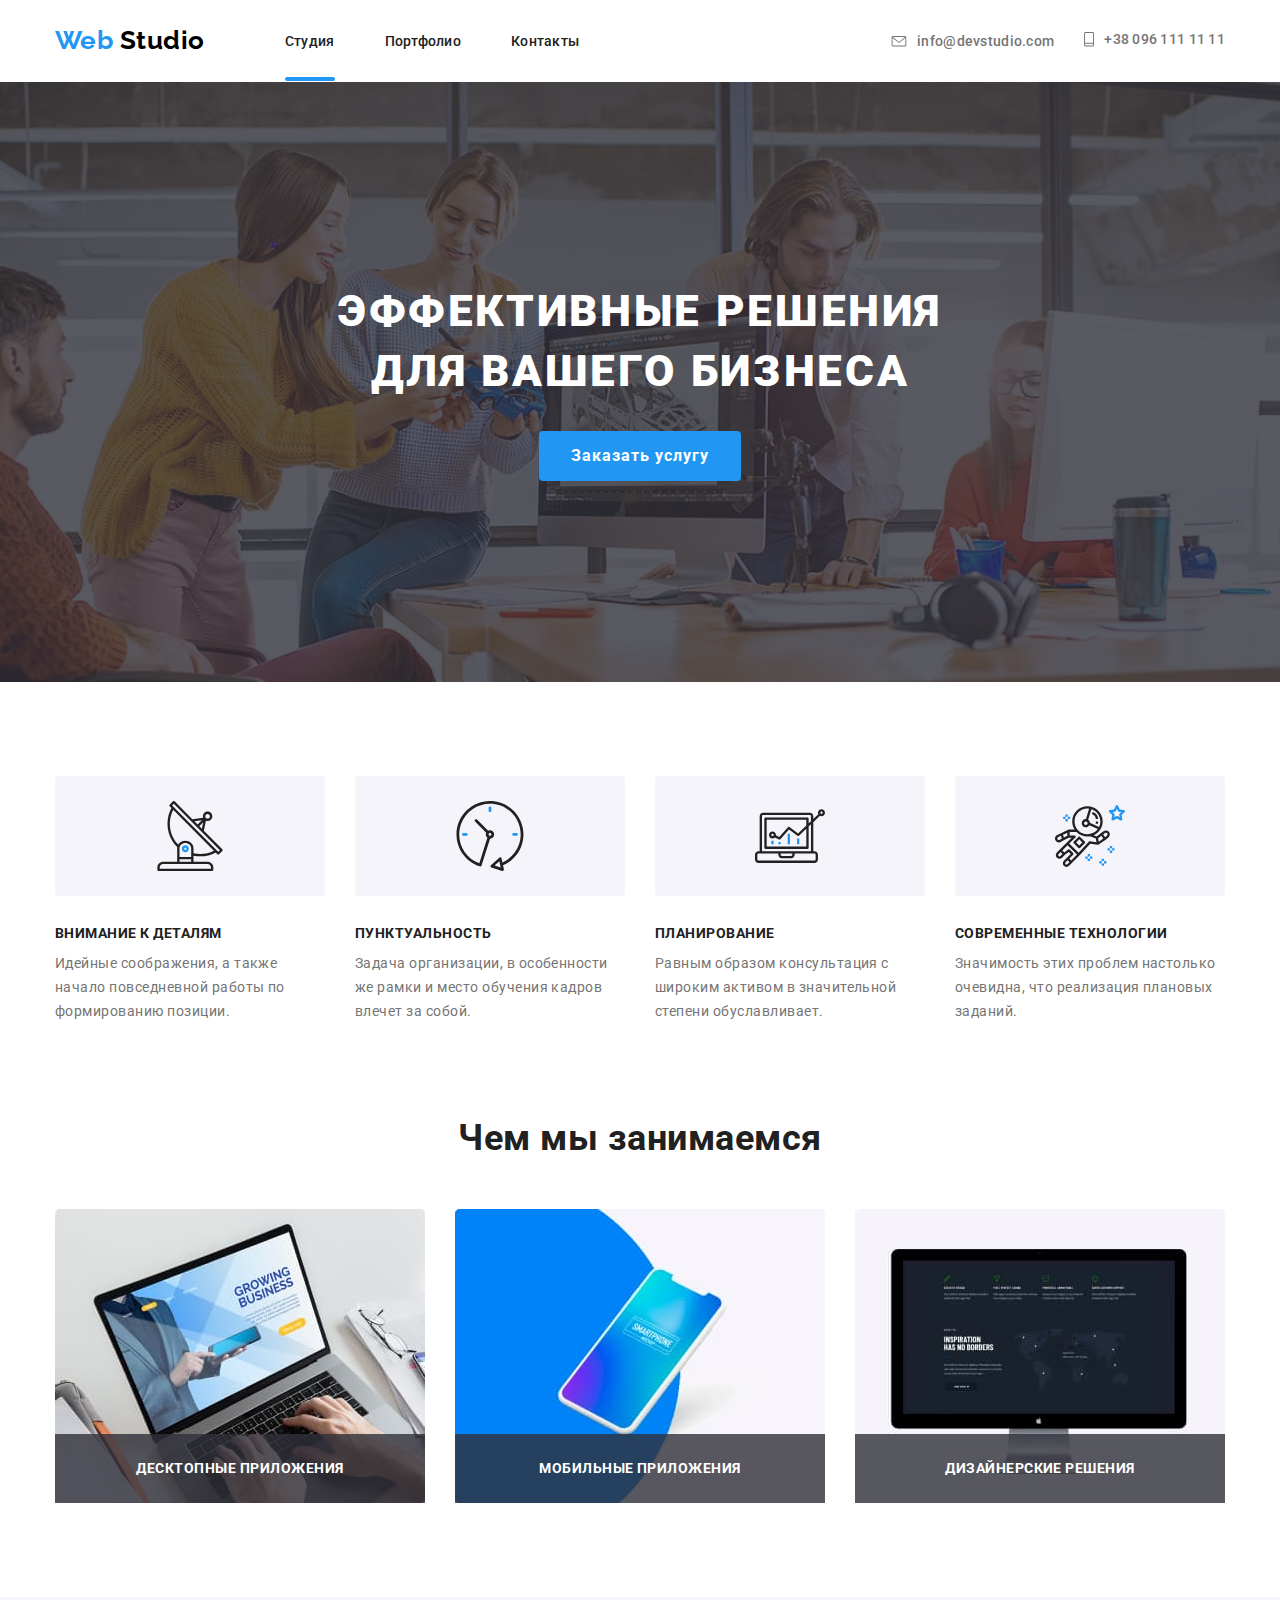
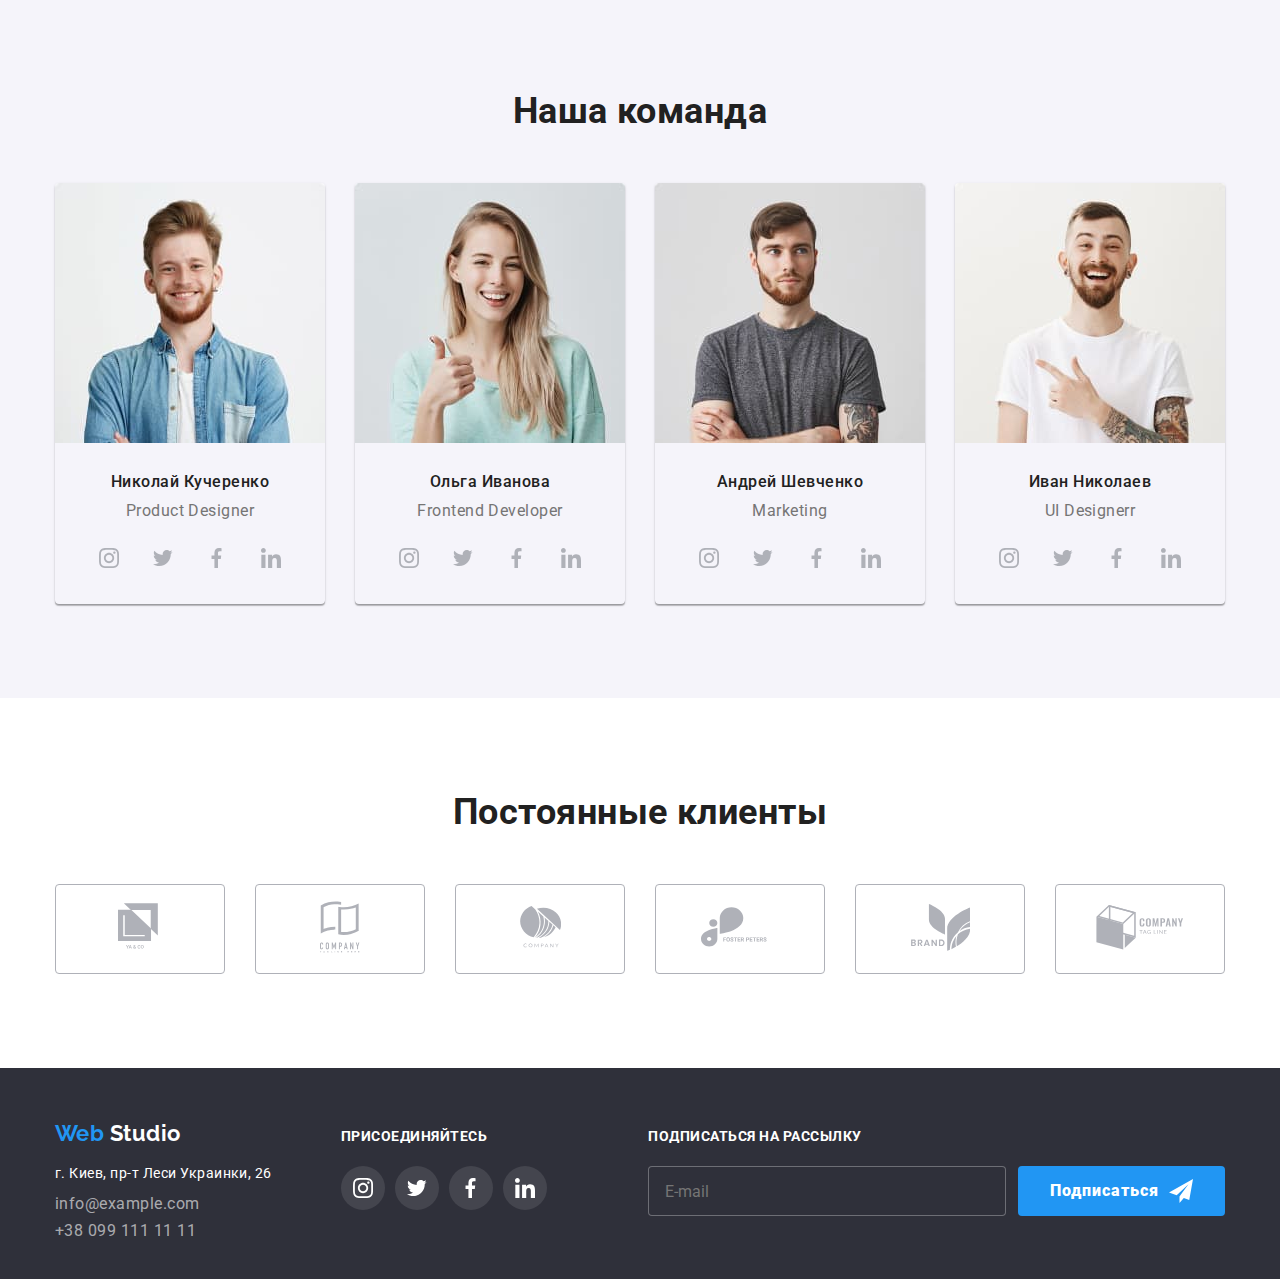
<file: index.html>
<!DOCTYPE html>
<html lang="ru">

<head>
  <meta charset="UTF-8" />
  <meta name="viewport" content="width=device-width, initial-scale=1.0" />
  <title>Студия</title>
  <link href="https://fonts.googleapis.com/css2?family=Raleway:wght@700&family=Roboto:wght@400;500;700;900&display=swap"
    rel="stylesheet" />
  <link rel="stylesheet"
    href="https://cdnjs.cloudflare.com/ajax/libs/modern-normalize/0.6.0/modern-normalize.min.css" />
  <link rel="stylesheet" href="./css/main.min.css" />
</head>

<body>
  <!-- Header -->
  <header>
    <div class="container header">
      <nav class="header-nav">
        <a href="./index.html" class="logo">Web <span>Studio</span></a>

        <ul class="nav navigation">
          <li class="item">
            <a href="./index.html" class="link current">Студия</a>
          </li>
          <li class="item">
            <a href="./portfolio.html" class="link">Портфолио</a>
          </li>
          <li class="item"><a href="" class="link">Контакты</a></li>
        </ul>
      </nav>

      <ul class="nav header-contacts">
        <li class="item">
          <a href="mailto:info@devstudio.com " class="link contacts">
            <svg class="icon cover">
              <use href="./img/sprite.svg#cover_icon"></use>
            </svg>info@devstudio.com</a>
        </li>
        <li class="item">
          <a href="tel:+380961111111" class="link contacts">
            <svg class="icon phone">
              <use href="./img/sprite.svg#phone_icon"></use>
            </svg>
            +38 096 111 11 11</a>
        </li>
      </ul>
    </div>
  </header>
  <main>
    <!-- Hero -->
    <section class="hero">
      <h1 class="hero-title">
        эффективные решения<br />
        для вашего бизнеса
      </h1>
      <button class="button" data-modal-open>Заказать услугу</button>
    </section>

    <!--Advantages-->
    <section class="section container">
      <h2 class="section-title visually-hidden">Преимущества</h2>
      <ul class="advantages">
        <li class="item">
          <div class="background">
            <svg class="img">
              <use href="./img/sprite.svg#antenna"></use>
            </svg>
          </div>
          <h3 class="title">Внимание к деталям</h3>
          <p class="title-text">
            Идейные соображения, а также начало повседневной работы по
            формированию позиции.
          </p>
        </li>
        <li class="item">
          <div class="background">
            <svg class="img">
              <use href="./img/sprite.svg#clock"></use>
            </svg>
          </div>
          <h3 class="title">Пунктуальность</h3>
          <p class="title-text">
            Задача организации, в особенности же рамки и место обучения кадров
            влечет за собой.
          </p>
        </li>
        <li class="item">
          <div class="background">
            <svg class="img">
              <use href="./img/sprite.svg#computer"></use>
            </svg>
          </div>
          <h3 class="title">Планирование</h3>
          <p class="title-text">
            Равным образом консультация с широким активом в значительной
            степени обуславливает.
          </p>
        </li>
        <li class="item">
          <div class="background">
            <svg class="img">
              <use href="./img/sprite.svg#cosmonaut"></use>
            </svg>
          </div>
          <h3 class="title">Современные технологии</h3>
          <p class="title-text">
            Значимость этих проблем настолько очевидна, что реализация
            плановых заданий.
          </p>
        </li>
      </ul>
    </section>

    <!-- Activity -->
    <section class="section container">
      <h2 class="section-title">Чем мы занимаемся</h2>
      <ul class="activity">
        <li class="item">
          <a href=""><img src="./img/laptop.jpg" alt="Laptop" width="370" /></a>
          <h3 class="activity-title">Десктопные приложения</h3>
        </li>
        <li class="item">
          <a href=""><img src="./img/phone.jpg" alt="Phone" width="370" /></a>
          <h3 class="activity-title">Мобильные приложения</h3>
        </li>
        <li class="item">
          <a href=""><img src="./img/screen.jpg" alt="Screen" width="370" /></a>
          <h3 class="activity-title">Дизайнерские решения</h3>
        </li>
      </ul>
    </section>

    <!-- Team -->

    <section class="section team-container" lang="en">
      <div class="team">
        <h2 class="section-title team-title">Наша команда</h2>
        <ul class="people">
          <li class="item">
            <img class="face" src="./img/john.jpg" alt="John" width="270" />
            <div class="about-person">
              <h3 class="name">Николай Кучеренко</h3>
              <p class="profession">Product Designer</p>
              <ul class="social-network">
                <li class="item">
                  <a href="https://www.instagram.com/" target="_blank" class="team-link"><svg class="team-icon">
                      <use href="./img/sprite.svg#instagram"></use>
                    </svg></a>
                </li>
                <li class="item">
                  <a href="https://www.twitter.com/" target="_blank" class="team-link"><svg class="team-icon">
                      <use href="./img/sprite.svg#twitter"></use>
                    </svg></a>
                </li>
                <li class="item">
                  <a href="https://www.facebook.com/" target="_blank" class="team-link"><svg class="team-icon">
                      <use href="./img/sprite.svg#facebook"></use>
                    </svg></a>
                </li>
                <li class="item">
                  <a href="https://www.linkedin.com/" target="_blank" class="team-link"><svg class="team-icon">
                      <use href="./img/sprite.svg#linkedin"></use>
                    </svg></a>
                </li>
              </ul>
            </div>
          </li>
          <li class="item">
            <img class="face" src="./img/marta.jpg" alt="Marta" width="270" />
            <div class="about-person">
              <h3 class="name">Ольга Иванова</h3>
              <p class="profession">Frontend Developer</p>
              <ul class="social-network">
                <li class="item">
                  <a href="https://www.instagram.com/" target="_blank" class="team-link"><svg class="team-icon">
                      <use href="./img/sprite.svg#instagram"></use>
                    </svg></a>
                </li>
                <li class="item">
                  <a href="https://www.twitter.com/" target="_blank" class="team-link"><svg class="team-icon">
                      <use href="./img/sprite.svg#twitter"></use>
                    </svg></a>
                </li>
                <li class="item">
                  <a href="https://www.facebook.com/" target="_blank" class="team-link"><svg class="team-icon">
                      <use href="./img/sprite.svg#facebook"></use>
                    </svg></a>
                </li>
                <li class="item">
                  <a href="https://www.linkedin.com/" target="_blank" class="team-link"><svg class="team-icon">
                      <use href="./img/sprite.svg#linkedin"></use>
                    </svg></a>
                </li>
              </ul>
            </div>
          </li>
          <li class="item">
            <img class="face" src="./img/robert.jpg" alt="Robert" width="270" />
            <div class="about-person">
              <h3 class="name">Андрей Шевченко</h3>
              <p class="profession">Marketing</p>
              <ul class="social-network">
                <li class="item">
                  <a href="https://www.instagram.com/" target="_blank" class="team-link"><svg class="team-icon">
                      <use href="./img/sprite.svg#instagram"></use>
                    </svg></a>
                </li>
                <li class="item">
                  <a href="https://www.twitter.com/" target="_blank" class="team-link"><svg class="team-icon">
                      <use href="./img/sprite.svg#twitter"></use>
                    </svg></a>
                </li>
                <li class="item">
                  <a href="https://www.facebook.com/" target="_blank" class="team-link"><svg class="team-icon">
                      <use href="./img/sprite.svg#facebook"></use>
                    </svg></a>
                </li>
                <li class="item">
                  <a href="https://www.linkedin.com/" target="_blank" class="team-link"><svg class="team-icon">
                      <use href="./img/sprite.svg#linkedin"></use>
                    </svg></a>
                </li>
              </ul>
            </div>
          </li>
          <li class="item">
            <img class="face" src="./img/martin.jpg" alt="Martin" width="270" />
            <div class="about-person">
              <h3 class="name">Иван Николаев</h3>
              <p class="profession">UI Designerr</p>
              <ul class="social-network">
                <li class="item">
                  <a href="https://www.instagram.com/" target="_blank" class="team-link"><svg class="team-icon">
                      <use href="./img/sprite.svg#instagram"></use>
                    </svg></a>
                </li>
                <li class="item">
                  <a href="https://www.twitter.com/" target="_blank" class="team-link"><svg class="team-icon">
                      <use href="./img/sprite.svg#twitter"></use>
                    </svg></a>
                </li>
                <li class="item">
                  <a href="https://www.facebook.com/" target="_blank" class="team-link"><svg class="team-icon">
                      <use href="./img/sprite.svg#facebook"></use>
                    </svg></a>
                </li>
                <li class="item">
                  <a href="https://www.linkedin.com/" target="_blank" class="team-link"><svg class="team-icon">
                      <use href="./img/sprite.svg#linkedin"></use>
                    </svg></a>
                </li>
              </ul>
            </div>
          </li>
        </ul>
      </div>
    </section>

    <!-- Customers -->
    <section class="section container">
      <h2 class="section-title">Постоянные клиенты</h2>
      <ul class="customers">
        <li class="item">
          <a href="">
            <svg class="icon company1">
              <use href="./img/sprite.svg#company1"></use>
            </svg></a>
        </li>
        <li class="item">
          <a href=""><svg class="icon company2">
              <use href="./img/sprite.svg#company2"></use>
            </svg></a>
        </li>
        <li class="item">
          <a href="">
            <svg class="icon company3">
              <use href="./img/sprite.svg#company3"></use>
            </svg></a>
        </li>
        <li class="item">
          <a href="">
            <svg class="icon company4">
              <use href="./img/sprite.svg#company4"></use>
            </svg></a>
        </li>
        <li class="item">
          <a href="">
            <svg class="icon company5">
              <use href="./img/sprite.svg#company5"></use>
            </svg></a>
        </li>
        <li class="item">
          <a href="">
            <svg class="icon company6">
              <use href="./img/sprite.svg#company6"></use>
            </svg></a>
        </li>
      </ul>
    </section>
  </main>

  <!-- Footer -->
  <footer>
    <div class="footer container">
      <div class="footer-contacts">
        <a href="./index.html" class="logo logo-footer">Web <span>Studio</span></a>
        <address>
          <a href="https://www.google.com/maps/place/%D0%B1%D1%83%D0%BB.+%D0%9B%D0%B5%D1%81%D0%B8+%D0%A3%D0%BA%D1%80%D0%B0%D0%B8%D0%BD%D0%BA%D0%B8,+26,+%D0%9A%D0%B8%D0%B5%D0%B2,+02000/@50.4265807,30.5361971,17z/data=!3m1!4b1!4m5!3m4!1s0x40d4cf0e033ecbe9:0x57a4dffefec77da0!8m2!3d50.4265807!4d30.5383858"
            class="address" target="_blank">г. Киев, пр-т Леси Украинки, 26</a><br />
          <a href="mailto:info@example.com" class="link mail">info@example.com</a><br />
          <a href="tel:+380991111111" class="link tel">+38 099 111 11 11</a>
        </address>
      </div>
      <div class="follow-us">
        <h2 class="footer-title">присоединяйтесь</h2>
        <ul class="social-networks">
          <li class="item">
            <a href="https://www.instagram.com/" class="link" target="_blank" aria-label="Ссылка на Instagram">
              <svg class="footer-icon">
                <use href="./img/sprite.svg#instagram"></use>
              </svg></a>
          </li>
          <li class="item">
            <a href="https://www.twitter.com/" class="link" target="_blank" aria-label="Ссылка на Twitter">
              <svg class="footer-icon">
                <use href="./img/sprite.svg#twitter"></use>
              </svg></a>
          </li>
          <li class="item">
            <a href="https://www.facebook.com/" class="link" target="_blank" aria-label="Ссылка на Facebook">
              <svg class="footer-icon">
                <use href="./img/sprite.svg#facebook"></use>
              </svg></a>
          </li>
          <li class="item">
            <a href="https://www.linkedin.com/" class="link" target="_blank" aria-label="Ссылка на LinkedIn"><svg
                class="footer-icon">
                <use href="./img/sprite.svg#linkedin"></use>
              </svg></a>
          </li>
        </ul>
      </div>
      <div class="subscribe">
        <h2 class="footer-title">подписаться на рассылку</h2>
        <form class="footer-form">
          <label class="e-mail-label" for="e-mail"></label>
          <input class="email-input" type="email" name="e-mail" id="e-mail" placeholder="E-mail">
          <button class="button-footer">
            Подписаться
            <svg class="plane">
              <use href="./img/sprite.svg#plane"></use>
            </svg>
          </button>
        </form>
      </div>
    </div>
    <!-- <p class="copiright">2020 | Developed by GoIT Students</p> -->
  </footer>

  <!-- Modal -->
  <div class="backdrop is-hidden" data-modal>
    <div class="modal">
      <h2 class="modal-title">Оставьте свои данные, мы вам перезвоним</h2>
      <form action="" class="form">
        <div class="form-field">
          <input class="form-input" type="text" name="name" id="name" autofocus autocomplete="on" placeholder=" ">
          <label class="form-label" for="name">Имя</label>
          <svg class="icon-form">
            <use href="./img/sprite.svg#person-modal"></use>
          </svg>
        </div>

        <div class="form-field">
          <input class="form-input" type="tel" name="tel" id="tel" autocomplete="on" placeholder=" ">
          <label class="form-label" for="tel">Телефон</label>
          <svg class="icon-form">
            <use href="./img/sprite.svg#phone-modal"></use>
          </svg>
        </div>

        <div class="form-field">
          <input class="form-input" type="email" name="mail" id="mail" autocomplete="on" placeholder=" ">
          <label class="form-label" for="mail">Почта</label>
          <svg class="icon-form">
            <use href="./img/sprite.svg#email-modal"></use>
          </svg>
        </div>

        <div class="form-field">
          <textarea name="comment" id="comment" rows="10" class="form-texterea" placeholder=" "></textarea>
          <label class="comment-label" for="comment">Комментарий</label>
        </div>

        <label class="checkbox-label">
          <input class="checkbox" type="checkbox" name="agree" value="accept-policy">
          <span class="checkbox-icon"></span>
          <p class="agree">Соглашаюсь с рассылкой и принимаю <a href="">Условия договора</a></p>
        </label>

        <button class="button-modal" type="submit">Отправить</button>
      </form>
      <button type="button" class="close" data-modal-close>
        <svg class="icon-close">
          <use href="./img/sprite.svg#close"></use>
        </svg>
      </button>
    </div>
  </div>
  <script src="./js/modal.js"></script>
</body>

</html>
</file>
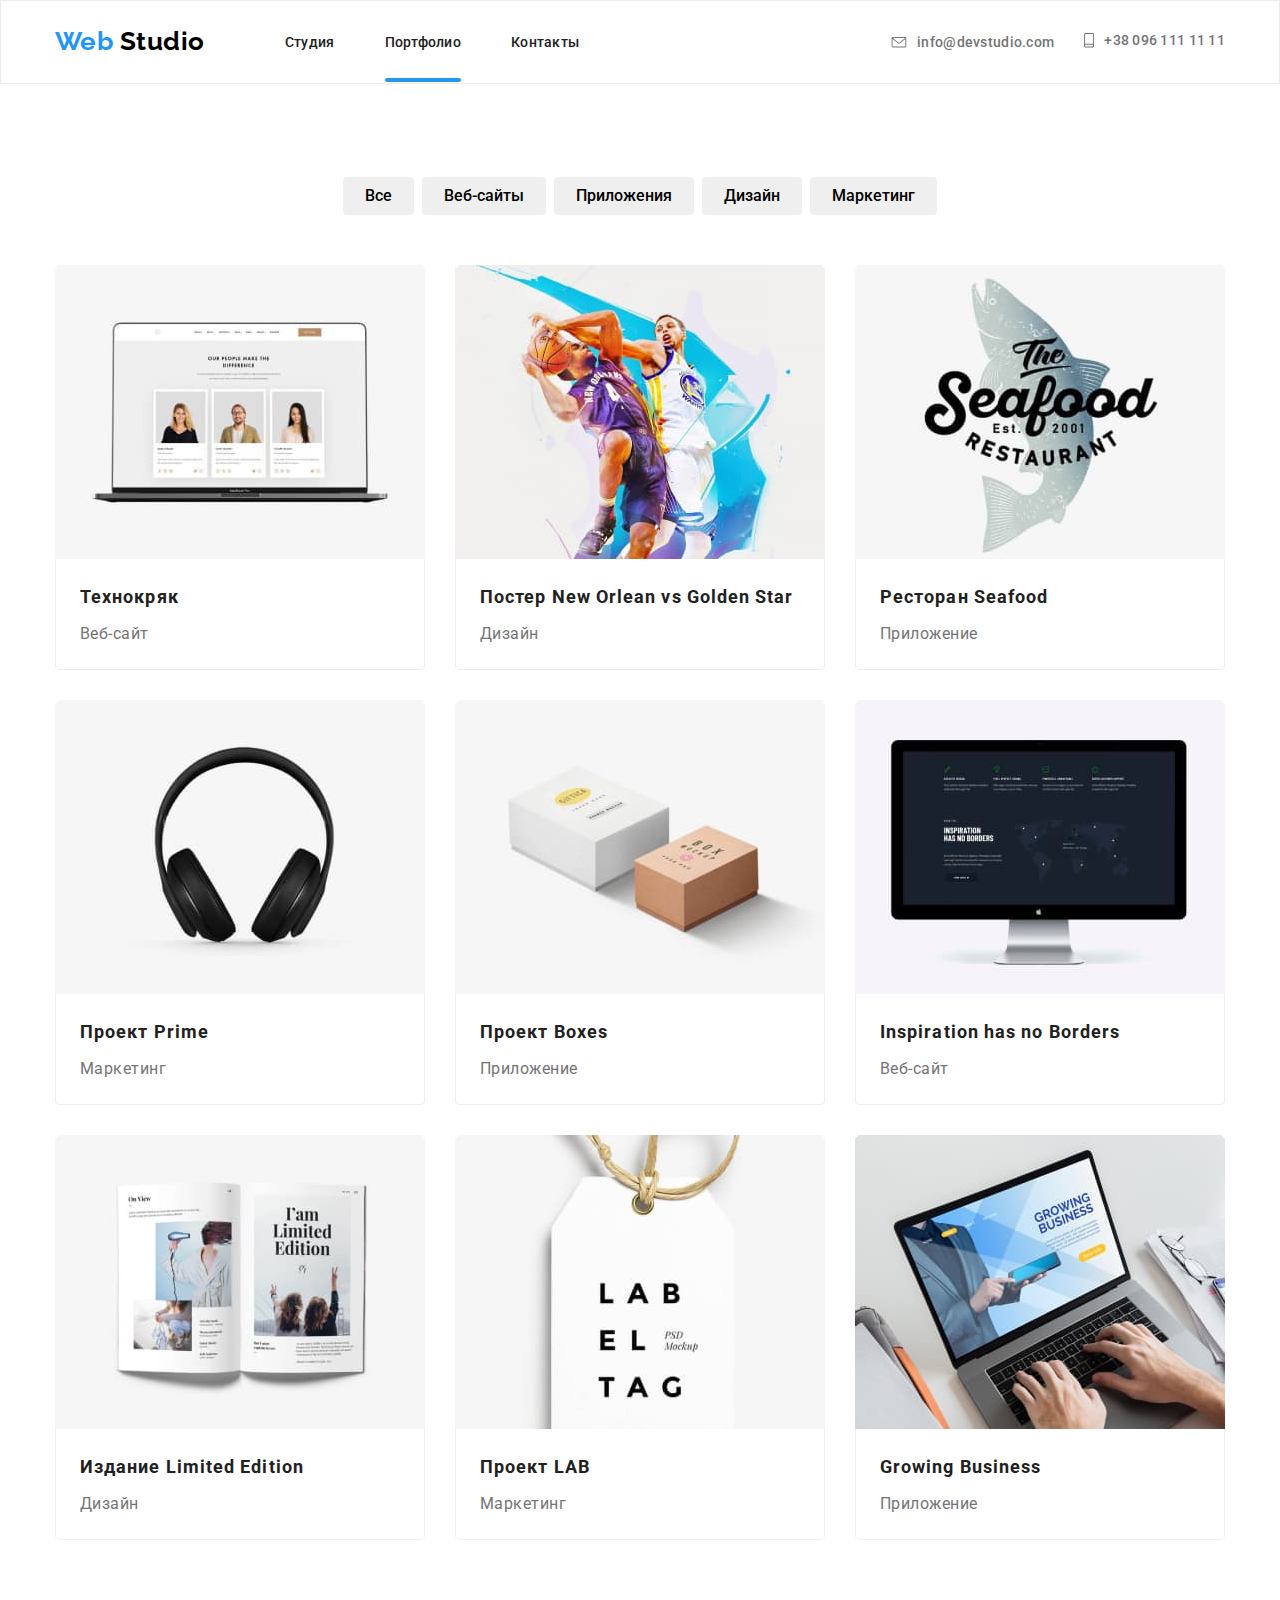
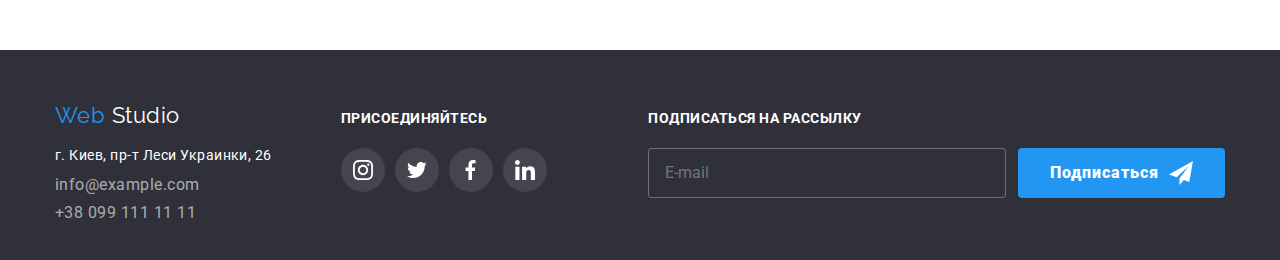
<file: portfolio.html>
<!DOCTYPE html>
<html lang="ru">

<head>
  <meta charset="UTF-8" />
  <meta name="viewport" content="width=device-width, initial-scale=1.0" />
  <title>Студия</title>
  <link href="https://fonts.googleapis.com/css2?family=Raleway:wght@700&family=Roboto:wght@400;500;700;900&display=swap"
    rel="stylesheet" />
  <link rel="stylesheet"
    href="https://cdnjs.cloudflare.com/ajax/libs/modern-normalize/0.6.0/modern-normalize.min.css" />
  <link rel="stylesheet" href="./css/portfolio.min.css" />
</head>

<body>
  <!-- Header -->
  <header class="header-wrapper">
    <div class="container header">
      <nav class="header-nav">
        <a href="./index.html" class="logo">Web <span>Studio</span></a>

        <ul class="nav navigation">
          <li class="item">
            <a href="./index.html" class="link">Студия</a>
          </li>
          <li class="item">
            <a href="./portfolio.html" class="link current">Портфолио</a>
          </li>
          <li class="item"><a href="" class="link">Контакты</a></li>
        </ul>
      </nav>

      <ul class="nav header-contacts">
        <li class="item">
          <a href="mailto:info@devstudio.com " class="link contacts">
            <svg class="icon cover">
              <use href="./img/sprite.svg#cover_icon"></use>
            </svg>info@devstudio.com</a>
        </li>
        <li class="item">
          <a href="tel:+380961111111" class="link contacts">
            <svg class="icon phone">
              <use href="./img/sprite.svg#phone_icon"></use>
            </svg>
            +38 096 111 11 11</a>
        </li>
      </ul>
    </div>
  </header>
  <main>
    <!-- Buttons-filter -->
    <section>
      <h1 class="section-title visually-hidden">Наши работы</h1>
      <ul class="filter container">
        <li class="item">
          <button type="button" class="button-portfolio">Все</button>
        </li>
        <li class="item">
          <button type="button" class="button-portfolio">Веб-сайты</button>
        </li>
        <li class="item">
          <button type="button" class="button-portfolio">Приложения</button>
        </li>
        <li class="item">
          <button type="button" class="button-portfolio">Дизайн</button>
        </li>
        <li class="item">
          <button type="button" class="button-portfolio">Маркетинг</button>
        </li>
      </ul>
      <!-- Works -->
      <ul class="works container">
        <li class="item">
          <div class="thumb">
            <div class="project">
              <a href="" target="_blank">
                <img src="./img-portfolio/001.jpg" alt="Технокряк" width="370" /></a>
              <p class="description">
                Технокряк это современная площадка распространения коронавируса.
                Компании используют эту платформу для цифрового шпионажа и атак
                на защищённые сервера конкурентов.
              </p>
            </div>
            <div class="about-work">
              <h2 class="project-name">Технокряк</h2>
              <p class="type">Веб-сайт</p>
            </div>
          </div>
        </li>
        <li class="item">
          <div class="thumb">
            <div class="project">
              <a href="" target="_blank">
                <img src="./img-portfolio/002.jpg" alt="New Orlean vs Golden Star" width="370" /></a>
              <p class="description">
                Технокряк это современная площадка распространения сифилиса.
                Компании используют эту платформу для цифрового шпионажа и атак
                на защищённые сервера конкурентов.
              </p>
            </div>
            <div class="about-work">
              <h2 class="project-name">Постер New Orlean vs Golden Star</h2>
              <p class="type">Дизайн</p>
            </div>
          </div>
        </li>
        <li class="item">
          <div class="thumb">
            <div class="project">
              <a href="" target="_blank">
                <img src="./img-portfolio/003.jpg" alt="Seafood" width="370" /></a>
              <p class="description">
                Технокряк это современная площадка распространения гонореи.
                Компании используют эту платформу для цифрового шпионажа и атак
                на защищённые сервера конкурентов.
              </p>
            </div>
            <div class="about-work">
              <h2 class="project-name">Ресторан Seafood</h2>
              <p class="type">Приложение</p>
            </div>
          </div>
        </li>
        <li class="item">
          <div class="thumb">
            <div class="project">
              <a href="" target="_blank">
                <img src="./img-portfolio/004.jpg" alt="Prime" width="370" /></a>
              <p class="description">
                Технокряк это современная площадка распространения хламидиоза.
                Компании используют эту платформу для цифрового шпионажа и атак
                на защищённые сервера конкурентов.
              </p>
            </div>
            <div class="about-work">
              <h2 class="project-name">Проект Prime</h2>
              <p class="type">Маркетинг</p>
            </div>
          </div>
        </li>
        <li class="item">
          <div class="thumb">
            <div class="project">
              <a href="" target="_blank">
                <img src="./img-portfolio/005.jpg" alt="Boxes" width="370" /></a>
              <p class="description">
                Технокряк это современная площадка распространения глаукомы.
                Компании используют эту платформу для цифрового шпионажа и атак
                на защищённые сервера конкурентов.
              </p>
            </div>
            <div class="about-work">
              <h2 class="project-name">Проект Boxes</h2>
              <p class="type">Приложение</p>
            </div>
          </div>
        </li>
        <li class="item">
          <div class="thumb">
            <div class="project">
              <a href="" target="_blank">
                <img src="./img-portfolio/006.jpg" alt="Inspiration has no Borders" width="370" /></a>
              <p class="description">
                Технокряк это современная площадка распространения чумы.
                Компании используют эту платформу для цифрового шпионажа и атак
                на защищённые сервера конкурентов.
              </p>
            </div>
            <div class="about-work">
              <h2 class="project-name">Inspiration has no Borders</h2>
              <p class="type">Веб-сайт</p>
            </div>
          </div>
        </li>
        <li class="item">
          <div class="thumb">
            <div class="project">
              <a href="" target="_blank">
                <img src="./img-portfolio/007.jpg" alt="Limited Edition" width="370" /></a>
              <p class="description">
                Технокряк это современная площадка распространения сибирской
                язвы. Компании используют эту платформу для цифрового шпионажа и
                атак на защищённые сервера конкурентов.
              </p>
            </div>
            <div class="about-work">
              <h2 class="project-name">Издание Limited Edition</h2>
              <p class="type">Дизайн</p>
            </div>
          </div>
        </li>
        <li class="item">
          <div class="thumb">
            <div class="project">
              <a href="" target="_blank">
                <img src="./img-portfolio/008.jpg" alt="LAB" width="370" /></a>
              <p class="description">
                Технокряк это современная площадка распространения гепетита.
                Компании используют эту платформу для цифрового шпионажа и атак
                на защищённые сервера конкурентов.
              </p>
            </div>
            <div class="about-work">
              <h2 class="project-name">Проект LAB</h2>
              <p class="type">Маркетинг</p>
            </div>
          </div>
        </li>
        <li class="item">
          <div class="thumb">
            <div class="project">
              <a href="" target="_blank">
                <img src="./img-portfolio/009.jpg" alt="Growing Business" width="370" /></a>
              <p class="description">
                Технокряк это современная площадка распространения гриппа.
                Компании используют эту платформу для цифрового шпионажа и атак
                на защищённые сервера конкурентов.
              </p>
            </div>
            <div class="about-work">
              <h2 class="project-name">Growing Business</h2>
              <p class="type">Приложение</p>

            </div>
          </div>
        </li>
      </ul>
    </section>
  </main>

  <!-- Footer -->
  <footer>
    <div class="footer container">
      <div class="footer-contacts">
        <a href="./index.html" class="logo-footer">Web <span>Studio</span></a>
        <address>
          <a href="https://www.google.com/maps/place/%D0%B1%D1%83%D0%BB.+%D0%9B%D0%B5%D1%81%D0%B8+%D0%A3%D0%BA%D1%80%D0%B0%D0%B8%D0%BD%D0%BA%D0%B8,+26,+%D0%9A%D0%B8%D0%B5%D0%B2,+02000/@50.4265807,30.5361971,17z/data=!3m1!4b1!4m5!3m4!1s0x40d4cf0e033ecbe9:0x57a4dffefec77da0!8m2!3d50.4265807!4d30.5383858"
            class="address" target="_blank">г. Киев, пр-т Леси Украинки, 26</a><br />
          <a href="mailto:info@example.com" class="link mail">info@example.com</a><br />
          <a href="tel:+380991111111" class="link tel">+38 099 111 11 11</a>
        </address>
      </div>
      <div class="follow-us">
        <h2 class="footer-title">присоединяйтесь</h2>
        <ul class="social-networks">
          <li class="item">
            <a href="https://www.instagram.com/" class="link" target="_blank" aria-label="Ссылка на Instagram">
              <svg class="footer-icon">
                <use href="./img/sprite.svg#instagram"></use>
              </svg></a>
          </li>
          <li class="item">
            <a href="https://www.twitter.com/" class="link" target="_blank" aria-label="Ссылка на Twitter">
              <svg class="footer-icon">
                <use href="./img/sprite.svg#twitter"></use>
              </svg></a>
          </li>
          <li class="item">
            <a href="https://www.facebook.com/" class="link" target="_blank" aria-label="Ссылка на Facebook">
              <svg class="footer-icon">
                <use href="./img/sprite.svg#facebook"></use>
              </svg></a>
          </li>
          <li class="item">
            <a href="https://www.linkedin.com/" class="link" target="_blank" aria-label="Ссылка на LinkedIn"><svg
                class="footer-icon">
                <use href="./img/sprite.svg#linkedin"></use>
              </svg></a>
          </li>
        </ul>
      </div>
      <div class="subscribe">
        <h2 class="footer-title">подписаться на рассылку</h2>
        <form class="footer-form">
          <label class="e-mail-label" for="e-mail"></label>
          <input class="email-input" type="email" name="e-mail" id="e-mail" placeholder="E-mail">
          <button class="button-footer">
            Подписаться
            <svg class="plane">
              <use href="./img/sprite.svg#plane"></use>
            </svg>
          </button>
        </form>
      </div>
    </div>
    <!-- <p class="copiright">2020 | Developed by GoIT Students</p> -->
  </footer>
  <script src="./js/modal.js"></script>
</body>

</html>
</file>
<file: css/main.min.css>
body{font-family:Roboto, sans-serif;letter-spacing:0.03em;background-color:#fff;color:#212121}li{list-style:none}a{text-decoration:none;margin:0;padding:0}p{color:#757575}section{padding-bottom:94px}.container{margin-left:auto;margin-right:auto;width:1200px;padding-left:15px;padding-right:15px}.section:last-child{padding-top:94px}.section-title{font-weight:700;font-size:36px;line-height:1.16;text-align:center;margin-top:0;margin-bottom:50px}.footer-title{margin-bottom:21px;color:#fff;font-weight:700;font-size:14px;line-height:1.14;text-transform:uppercase}.visually-hidden{position:absolute;width:1px;height:1px;margin:-1px;border:0;padding:0;clip:rect(0 0 0 0);overflow:hidden}.button,.button-footer,.button-modal{display:inline-block;min-height:50px;min-width:200px;border-radius:4px;border:none;color:#fff;background-color:#2196f3;text-align:center;cursor:pointer}.navigation,.header-contacts,.advantages,.activity,.people,.about-person .social-network,.customers,.social-networks,.footer-form{display:-webkit-box;display:-ms-flexbox;display:flex;padding:0;margin:0}.advantages .background,.team-link,.customers .item,.social-networks .link,.checkbox-label{display:-webkit-box;display:-ms-flexbox;display:flex;-webkit-box-pack:center;-ms-flex-pack:center;justify-content:center;-webkit-box-align:center;-ms-flex-align:center;align-items:center}.backdrop.is-hidden{opacity:0;pointer-events:none;visibility:hidden;-webkit-transform:translate(-50%, -50%) scale(0);transform:translate(-50%, -50%) scale(0)}.header{display:-webkit-box;display:-ms-flexbox;display:flex;-webkit-box-align:center;-ms-flex-align:center;align-items:center}.header-wrapper{border:1px solid #ececec}.header-nav{display:-webkit-box;display:-ms-flexbox;display:flex;-webkit-box-align:center;-ms-flex-align:center;align-items:center}.navigation{margin-left:80px}.navigation .item+.item{margin-left:50px}.navigation .link{padding-top:32px;padding-bottom:32px;color:#212121;font-weight:500;font-size:14px;line-height:1.14;letter-spacing:0.02em;-webkit-transition:color 250ms cubic-bezier(0.4, 0, 0.2, 1);transition:color 250ms cubic-bezier(0.4, 0, 0.2, 1)}.navigation .link:hover,.navigation .link:focus{color:#2196f3}.current{color:#2196f3;position:relative}.current::after{content:"";position:absolute;bottom:0;left:0;background-color:#2196f3;width:100%;height:4px;border-radius:2px}.logo{color:#2196f3;font-family:Raleway,sans-serif;font-weight:700;font-size:26px;line-height:1.2}.logo>span{color:#000}.header-contacts{-webkit-box-align:baseline;-ms-flex-align:baseline;align-items:baseline;margin-left:auto;-webkit-transition:color 250ms cubic-bezier(0.4, 0, 0.2, 1);transition:color 250ms cubic-bezier(0.4, 0, 0.2, 1)}.header-contacts .item+.item{margin-left:30px}.contacts{display:-webkit-box;display:-ms-flexbox;display:flex;-webkit-box-align:center;-ms-flex-align:center;align-items:center;padding-top:32px;padding-bottom:32px;color:#757575;font-weight:500;font-size:14px;line-height:1.14;letter-spacing:0.02em}.contacts:hover,.contacts:focus{color:#2196f3}.contacts.icon:hover,.contacts.icon:focus{--color4: $accentColor}.cover{width:16px;height:11px;margin-right:10px}.phone{width:10px;height:15px;margin-right:10px}.hero{text-align:center;max-width:1600px;height:600px;margin-left:auto;margin-right:auto;margin-bottom:94px;background-color:#2f303a;background-image:-webkit-gradient(linear, left top, left bottom, from(rgba(47,48,58,0.8)), to(rgba(47,48,58,0.8))),url(../img/Banner.jpg);background-image:linear-gradient(rgba(47,48,58,0.8), rgba(47,48,58,0.8)),url(../img/Banner.jpg);background-repeat:no-repeat;background-position:center;background-size:cover}.hero-title{margin-top:0;margin-bottom:30;padding-top:200px;color:#fff;font-weight:900;font-size:44px;line-height:1.36;letter-spacing:0.06em;text-transform:uppercase}.button{padding:10px 32px;font-weight:700;font-size:16px;line-height:1.87;letter-spacing:0.06em}.advantages .item+.item{margin-left:30px}.advantages .background{margin-bottom:30px;background:#f5f4fa;border-radius:4px;min-width:270px;min-height:120px}.advantages .img{display:block;width:70px;height:70px}.advantages .title{margin:0;margin-bottom:10px;font-weight:700;font-size:14px;line-height:1.14;text-transform:uppercase}.advantages .title-text{margin:0;font-size:14px;line-height:1.71}.activity .item{position:relative}.activity .item+.item{margin-left:30px}.activity img{display:block;border-radius:4px;min-width:370px}.activity-title{position:absolute;bottom:0;left:0;margin:0;padding:27px 0;color:#fff;background-color:rgba(47,48,58,0.8);width:100%;font-weight:700;font-size:14px;line-height:1.14;text-transform:uppercase;text-align:center}.team-container{background-color:#f5f4fa}.team{margin-left:auto;margin-right:auto;width:1200px;padding-left:15px;padding-right:15px;padding-top:94px}.team-title{margin-bottom:50px;margin-left:auto;margin-right:auto}.people{margin-bottom:0}.people .item{-webkit-box-shadow:0px 2px 1px rgba(0,0,0,0.2),0px 1px 1px rgba(0,0,0,0.14),0px 1px 3px rgba(0,0,0,0.12);box-shadow:0px 2px 1px rgba(0,0,0,0.2),0px 1px 1px rgba(0,0,0,0.14),0px 1px 3px rgba(0,0,0,0.12);border-radius:4px}.people .item+.item{margin-left:30px}.face{display:block;border-top-left-radius:4px;border-top-right-radius:4px;min-width:270px}.about-person{margin-left:auto;margin-right:auto;padding-bottom:24px;background-color:var(--primary-white-color);border-bottom-left-radius:4px;border-bottom-right-radius:4px}.about-person .name{margin-top:0;margin-bottom:10px;padding-top:30px;font-weight:500;font-size:16px;line-height:1.18;text-align:center}.about-person .profession{margin-top:0;margin-bottom:16px;font-weight:400;text-align:center}.about-person .social-network{-webkit-box-pack:center;-ms-flex-pack:center;justify-content:center;margin-left:auto;margin-right:auto;width:207px;height:44px}.social-network .item{-webkit-box-shadow:none;box-shadow:none}.social-network .item:hover .team-icon,.social-network .item:focus .team-icon{fill:#fff}.social-network .item+.item{margin-left:10px}.team-link{width:44px;height:44px;border-radius:50%;-webkit-transition:background-color 250ms cubic-bezier(0.4, 0, 0.2, 1);transition:background-color 250ms cubic-bezier(0.4, 0, 0.2, 1)}.team-link:hover,.team-link:focus{background-color:#2196f3;border-radius:50%;cursor:pointer}.team-icon{display:block;width:20px;height:20px;fill:#afb1b8;-webkit-transition:fill 250ms cubic-bezier(0.4, 0, 0.2, 1);transition:fill 250ms cubic-bezier(0.4, 0, 0.2, 1)}.customers .item+.item{margin-left:30px}.customers .item{border:1px solid #afb1b8;border-radius:4px;width:170px;height:90px;-webkit-transition:border 250ms cubic-bezier(0.4, 0, 0.2, 1);transition:border 250ms cubic-bezier(0.4, 0, 0.2, 1)}.customers .item:hover,.customers .item:focus{border:1px solid #2196f3}.customers .item:hover .icon,.customers .item:focus .icon{color:#2196f3}.customers .icon{color:#afb1b8;-webkit-transition:color 250ms cubic-bezier(0.4, 0, 0.2, 1);transition:color 250ms cubic-bezier(0.4, 0, 0.2, 1)}.company1{width:44px;height:49px}.company2{width:40px;height:52px}.company3{width:41px;height:42px}.company4{width:79px;height:42px}.company5{width:59px;height:47px}.company6{width:88px;height:45px}footer{background-color:#2f303a}footer a{display:inline-block}.footer{display:-webkit-box;display:-ms-flexbox;display:flex;-webkit-box-align:baseline;-ms-flex-align:baseline;align-items:baseline;padding-top:48px;padding-bottom:28px}.footer-contacts{margin-right:69px;background-color:#2f303a;color:rgba(255,255,255,0.6);margin-left:0}.footer-contacts a{margin-bottom:10px}.logo-footer{color:#2196f3;font-family:Raleway,sans-serif;font-size:22px;line-height:1.63}.logo-footer>span{color:#fff}.footer-contacts .address{margin-bottom:9px;color:#fff;font-style:normal;font-weight:400;font-size:14px;line-height:1.7}.footer-contacts .link{font-style:normal;color:rgba(255,255,255,0.6)}.footer-contacts .mail{margin-bottom:9px}.follow-us{margin-right:94px}.social-networks .item+.item{margin-left:10px}.social-networks .link{width:44px;height:44px;background-color:rgba(255,255,255,0.1);border-radius:50%;-webkit-transition:background-color 250ms cubic-bezier(0.4, 0, 0.2, 1);transition:background-color 250ms cubic-bezier(0.4, 0, 0.2, 1)}.social-networks .link:hover,.social-networks .link:focus{background-color:#2196f3;cursor:pointer}.footer-icon{width:20px;height:20px;fill:#fff}.subscribe{margin-left:auto}.e-mail-label{color:rgba(255,255,255,0.6);font-weight:400;font-size:16px;line-height:1.25}.email-input{width:358px;height:50px;padding-top:15px;padding-bottom:15px;padding-left:16px;margin-right:12px;background-color:#2f303a;color:rgba(255,255,255,0.6);outline:none;border:1px solid rgba(255,255,255,0.3);border-radius:4px}.button-footer{display:-webkit-box;display:-ms-flexbox;display:flex;-webkit-box-align:center;-ms-flex-align:center;align-items:center;padding:10px 32px;font-weight:900;font-size:16px;line-height:1.87;letter-spacing:0.06em}.plane{width:24px;height:24px;margin-left:10px}.backdrop{position:fixed;top:0;left:0;width:100%;height:100%;background:rgba(0,0,0,0.2);opacity:1;-webkit-transition:opacity 250ms cubic-bezier(0.4, 0, 0.2, 1);transition:opacity 250ms cubic-bezier(0.4, 0, 0.2, 1)}.modal{position:absolute;top:50%;left:50%;-webkit-transform:translate(-50%, -50%) scale(1);transform:translate(-50%, -50%) scale(1);-webkit-transition:-webkit-transform 250ms cubic-bezier(0.4, 0, 0.2, 1);transition:-webkit-transform 250ms cubic-bezier(0.4, 0, 0.2, 1);transition:transform 250ms cubic-bezier(0.4, 0, 0.2, 1);transition:transform 250ms cubic-bezier(0.4, 0, 0.2, 1), -webkit-transform 250ms cubic-bezier(0.4, 0, 0.2, 1);width:528px;height:581px;padding:40px;background-color:#fff;-webkit-box-shadow:0px 2px 1px rgba(0,0,0,0.2),0px 1px 1px rgba(0,0,0,0.14),0px 1px 3px rgba(0,0,0,0.12);box-shadow:0px 2px 1px rgba(0,0,0,0.2),0px 1px 1px rgba(0,0,0,0.14),0px 1px 3px rgba(0,0,0,0.12);border-radius:4px}.close{position:absolute;top:8px;right:8px;width:30px;height:30px;background-color:#fff;border-radius:50%;border:none;-webkit-box-shadow:0px 2px 1px rgba(0,0,0,0.2),0px 1px 1px rgba(0,0,0,0.14),0px 1px 3px rgba(0,0,0,0.12);box-shadow:0px 2px 1px rgba(0,0,0,0.2),0px 1px 1px rgba(0,0,0,0.14),0px 1px 3px rgba(0,0,0,0.12);-webkit-transition:fill 250ms cubic-bezier(0.4, 0, 0.2, 1);transition:fill 250ms cubic-bezier(0.4, 0, 0.2, 1);cursor:pointer}.close:hover .icon-close,.close:focus .icon-close{fill:#2196f3}.icon-close{position:absolute;top:50%;left:50%;-webkit-transform:translate(-50%, -50%);transform:translate(-50%, -50%);width:18px;height:18px;fill:#000}.modal-title{margin-top:0;margin-bottom:30px;color:#212121;font-weight:700px;font-size:20px;line-height:1.15;text-align:center}.form{display:-webkit-box;display:-ms-flexbox;display:flex;-webkit-box-orient:vertical;-webkit-box-direction:normal;-ms-flex-direction:column;flex-direction:column;width:448px;margin-left:auto;margin-right:auto}.form-field{position:relative;margin-bottom:28px}.form-input{display:inline-block;padding-left:42px;width:448px;height:40px;border:1px solid rgba(33,33,33,0.2);border-radius:4px}.form-input:focus{border:1px solid #2196f3;outline:none}.form-input:focus+.form-label,.form-input:not(:placeholder-shown)+.form-label{color:#2196f3;-webkit-transform:translate(-26px, -40px);transform:translate(-26px, -40px)}.form-input:focus ~ .icon-form{fill:#2196f3}.form-label{position:absolute;top:50%;left:42px;-webkit-transform:translateY(-50%);transform:translateY(-50%);color:#757575;font-weight:400px;font-size:14px;line-height:1.14;letter-spacing:0.01em;-webkit-transition:-webkit-transform 250ms cubic-bezier(0.4, 0, 0.2, 1);transition:-webkit-transform 250ms cubic-bezier(0.4, 0, 0.2, 1);transition:transform 250ms cubic-bezier(0.4, 0, 0.2, 1);transition:transform 250ms cubic-bezier(0.4, 0, 0.2, 1), -webkit-transform 250ms cubic-bezier(0.4, 0, 0.2, 1)}.icon-form{position:absolute;top:50%;left:16px;-webkit-transform:translateY(-50%);transform:translateY(-50%);width:18px;height:18px;fill:#212121}.form-texterea{display:inline-block;width:448px;height:120px;border:1px solid rgba(33,33,33,0.2);border-radius:4px;resize:none}.form-texterea:focus{border:1px solid #2196f3;outline:none}.form-texterea:focus+.comment-label{color:#2196f3;-webkit-transform:translateY(-33px);transform:translateY(-33px)}.comment-label{position:absolute;top:12px;left:16px;font-weight:400px;font-size:14px;line-height:1.14;letter-spacing:0.01em;color:#757575}.button-modal{padding:10px 55px;margin-left:auto;margin-right:auto;-webkit-box-shadow:0px 4px 4px rgba(0,0,0,0.15);box-shadow:0px 4px 4px rgba(0,0,0,0.15);font-weight:700;font-size:16px;line-height:1.87;letter-spacing:0.06em}.checkbox-label{-webkit-box-orient:horizontal;-webkit-box-direction:normal;-ms-flex-direction:row;flex-direction:row;color:#757575;font-weight:400px;font-size:14px;line-height:1.71;margin-bottom:30px}.checkbox-label a{color:#2196f3;-webkit-text-decoration-line:underline;text-decoration-line:underline}.checkbox{position:absolute;margin:-1px;width:1px;height:1px;border:0;padding:0;clip:rect(0 0 0 0);overflow:hidden}.checkbox:checked+.checkbox-icon{background-color:#2196f3;border:2px solid #2196f3;border-radius:2px;background-origin:border-box;background-image:url(../img/check.svg);background-size:contain}.checkbox-icon{display:block;margin-left:0;margin-right:8px;width:15px;height:15px;background-color:#fff;border:2px solid #212121;border-radius:2px;-webkit-transition:background-color 250ms cubic-bezier(0.4, 0, 0.2, 1);transition:background-color 250ms cubic-bezier(0.4, 0, 0.2, 1)}.agree{margin:0}
/*# sourceMappingURL=main.min.css.map */
</file>
<file: css/portfolio.min.css>
body{font-family:Roboto, sans-serif;letter-spacing:0.03em;background-color:#fff;color:#212121}li{list-style:none}a{text-decoration:none;margin:0;padding:0}p{color:#757575}section{padding-bottom:94px}.container{margin-left:auto;margin-right:auto;width:1200px;padding-left:15px;padding-right:15px}.section:last-child{padding-top:94px}.section-title{font-weight:700;font-size:36px;line-height:1.16;text-align:center;margin-top:0;margin-bottom:50px}.footer-title{margin-bottom:21px;color:#fff;font-weight:700;font-size:14px;line-height:1.14;text-transform:uppercase}.visually-hidden{position:absolute;width:1px;height:1px;margin:-1px;border:0;padding:0;clip:rect(0 0 0 0);overflow:hidden}.button-footer{display:inline-block;min-height:50px;min-width:200px;border-radius:4px;border:none;color:#fff;background-color:#2196f3;text-align:center;cursor:pointer}.navigation,.header-contacts,.social-networks,.footer-form{display:-webkit-box;display:-ms-flexbox;display:flex;padding:0;margin:0}.social-networks .link{display:-webkit-box;display:-ms-flexbox;display:flex;-webkit-box-pack:center;-ms-flex-pack:center;justify-content:center;-webkit-box-align:center;-ms-flex-align:center;align-items:center}.header{display:-webkit-box;display:-ms-flexbox;display:flex;-webkit-box-align:center;-ms-flex-align:center;align-items:center}.header-wrapper{border:1px solid #ececec}.header-nav{display:-webkit-box;display:-ms-flexbox;display:flex;-webkit-box-align:center;-ms-flex-align:center;align-items:center}.navigation{margin-left:80px}.navigation .item+.item{margin-left:50px}.navigation .link{padding-top:32px;padding-bottom:32px;color:#212121;font-weight:500;font-size:14px;line-height:1.14;letter-spacing:0.02em;-webkit-transition:color 250ms cubic-bezier(0.4, 0, 0.2, 1);transition:color 250ms cubic-bezier(0.4, 0, 0.2, 1)}.navigation .link:hover,.navigation .link:focus{color:#2196f3}.current{color:#2196f3;position:relative}.current::after{content:"";position:absolute;bottom:0;left:0;background-color:#2196f3;width:100%;height:4px;border-radius:2px}.logo{color:#2196f3;font-family:Raleway,sans-serif;font-weight:700;font-size:26px;line-height:1.2}.logo>span{color:#000}.header-contacts{-webkit-box-align:baseline;-ms-flex-align:baseline;align-items:baseline;margin-left:auto;-webkit-transition:color 250ms cubic-bezier(0.4, 0, 0.2, 1);transition:color 250ms cubic-bezier(0.4, 0, 0.2, 1)}.header-contacts .item+.item{margin-left:30px}.contacts{display:-webkit-box;display:-ms-flexbox;display:flex;-webkit-box-align:center;-ms-flex-align:center;align-items:center;padding-top:32px;padding-bottom:32px;color:#757575;font-weight:500;font-size:14px;line-height:1.14;letter-spacing:0.02em}.contacts:hover,.contacts:focus{color:#2196f3}.contacts.icon:hover,.contacts.icon:focus{--color4: $accentColor}.cover{width:16px;height:11px;margin-right:10px}.phone{width:10px;height:15px;margin-right:10px}.filter{display:-webkit-box;display:-ms-flexbox;display:flex;-webkit-box-pack:center;-ms-flex-pack:center;justify-content:center;margin-left:auto;margin-right:auto;margin-top:0;padding-top:93px;margin-bottom:50px}.filter .item+.item{margin-left:8px}.button-portfolio{display:inline-block;text-align:center;padding:6px 22px;min-height:38px;border-radius:4px;border:none;font-family:inherit;font-weight:500;font-size:16px;line-height:1.62;-webkit-transition:color 250ms cubic-bezier(0.4, 0, 0.2, 1),background-color 250ms cubic-bezier(0.4, 0, 0.2, 1),-webkit-box-shadow 250ms cubic-bezier(0.4, 0, 0.2, 1);transition:color 250ms cubic-bezier(0.4, 0, 0.2, 1),background-color 250ms cubic-bezier(0.4, 0, 0.2, 1),-webkit-box-shadow 250ms cubic-bezier(0.4, 0, 0.2, 1);transition:color 250ms cubic-bezier(0.4, 0, 0.2, 1),background-color 250ms cubic-bezier(0.4, 0, 0.2, 1),box-shadow 250ms cubic-bezier(0.4, 0, 0.2, 1);transition:color 250ms cubic-bezier(0.4, 0, 0.2, 1),background-color 250ms cubic-bezier(0.4, 0, 0.2, 1),box-shadow 250ms cubic-bezier(0.4, 0, 0.2, 1),-webkit-box-shadow 250ms cubic-bezier(0.4, 0, 0.2, 1)}.button-portfolio:hover,.button-portfolio:focus{background-color:#2196f3;color:#fff;-webkit-box-shadow:0px 2px 2px rgba(0,0,0,0.12),0px 1px 2px rgba(0,0,0,0.08),0px 3px 1px rgba(0,0,0,0.1);box-shadow:0px 2px 2px rgba(0,0,0,0.12),0px 1px 2px rgba(0,0,0,0.08),0px 3px 1px rgba(0,0,0,0.1);cursor:pointer}.works{display:-webkit-box;display:-ms-flexbox;display:flex;-ms-flex-wrap:wrap;flex-wrap:wrap;-webkit-box-pack:center;-ms-flex-pack:center;justify-content:center}.works .item:hover,.works .item:focus{-webkit-box-shadow:1px 4px 6px rgba(0,0,0,0.16),0px 4px 4px rgba(0,0,0,0.06),0px 1px 1px rgba(0,0,0,0.12);box-shadow:1px 4px 6px rgba(0,0,0,0.16),0px 4px 4px rgba(0,0,0,0.06),0px 1px 1px rgba(0,0,0,0.12)}.works .item:not(:nth-child(3n)){margin-right:30px;min-width:370px}.works .item:not(:nth-last-child(-n+3)){margin-bottom:30px}.thumb{position:relative}.thumb img{display:block;border-top-left-radius:5px;border-top-right-radius:5px}.thumb:hover .project::before{opacity:1;-webkit-transform:translateY(0);transform:translateY(0)}.thumb:hover .description,.thumb:focus .description{opacity:1;-webkit-transform:translateY(0);transform:translateY(0)}.description{position:absolute;top:0;left:0;padding-top:63px;padding-left:24px;padding-right:24px;width:100%;height:100%;margin:0;color:#fff;font-size:18px;line-height:1.56;opacity:0;-webkit-transform:translateY(100%);transform:translateY(100%);-webkit-transition:opacity 250ms cubic-bezier(0.4, 0, 0.2, 1) 250ms,-webkit-transform 250ms cubic-bezier(0.4, 0, 0.2, 1) 250ms;transition:opacity 250ms cubic-bezier(0.4, 0, 0.2, 1) 250ms,-webkit-transform 250ms cubic-bezier(0.4, 0, 0.2, 1) 250ms;transition:transform 250ms cubic-bezier(0.4, 0, 0.2, 1) 250ms,opacity 250ms cubic-bezier(0.4, 0, 0.2, 1) 250ms;transition:transform 250ms cubic-bezier(0.4, 0, 0.2, 1) 250ms,opacity 250ms cubic-bezier(0.4, 0, 0.2, 1) 250ms,-webkit-transform 250ms cubic-bezier(0.4, 0, 0.2, 1) 250ms}.works .project{position:relative;overflow:hidden}.works .project::before{content:"";display:block;position:absolute;bottom:0;left:0;width:100%;height:100%;background-color:rgba(33,150,243,0.9);border-top-left-radius:5px;border-top-right-radius:5px;opacity:0;-webkit-transform:translateY(100%);transform:translateY(100%);-webkit-transition:opacity 250ms cubic-bezier(0.4, 0, 0.2, 1),-webkit-transform 250ms cubic-bezier(0.4, 0, 0.2, 1);transition:opacity 250ms cubic-bezier(0.4, 0, 0.2, 1),-webkit-transform 250ms cubic-bezier(0.4, 0, 0.2, 1);transition:transform 250ms cubic-bezier(0.4, 0, 0.2, 1),opacity 250ms cubic-bezier(0.4, 0, 0.2, 1);transition:transform 250ms cubic-bezier(0.4, 0, 0.2, 1),opacity 250ms cubic-bezier(0.4, 0, 0.2, 1),-webkit-transform 250ms cubic-bezier(0.4, 0, 0.2, 1)}.about-work{padding:20px 24px;width:370px;border-bottom:1px solid #eeeeee;border-right:1px solid #eeeeee;border-left:1px solid #eeeeee;border-bottom-left-radius:5px;border-bottom-right-radius:5px;background-color:#fff}.project-name{margin-top:0;margin-bottom:4px;font-weight:700;font-size:18px;line-height:2;letter-spacing:0.06em}.type{margin:0;font-size:16px;line-height:1.87}footer{background-color:#2f303a}footer a{display:inline-block}.footer{display:-webkit-box;display:-ms-flexbox;display:flex;-webkit-box-align:baseline;-ms-flex-align:baseline;align-items:baseline;padding-top:48px;padding-bottom:28px}.footer-contacts{margin-right:69px;background-color:#2f303a;color:rgba(255,255,255,0.6);margin-left:0}.footer-contacts a{margin-bottom:10px}.logo-footer{color:#2196f3;font-family:Raleway,sans-serif;font-size:22px;line-height:1.63}.logo-footer>span{color:#fff}.footer-contacts .address{margin-bottom:9px;color:#fff;font-style:normal;font-weight:400;font-size:14px;line-height:1.7}.footer-contacts .link{font-style:normal;color:rgba(255,255,255,0.6)}.footer-contacts .mail{margin-bottom:9px}.follow-us{margin-right:94px}.social-networks .item+.item{margin-left:10px}.social-networks .link{width:44px;height:44px;background-color:rgba(255,255,255,0.1);border-radius:50%;-webkit-transition:background-color 250ms cubic-bezier(0.4, 0, 0.2, 1);transition:background-color 250ms cubic-bezier(0.4, 0, 0.2, 1)}.social-networks .link:hover,.social-networks .link:focus{background-color:#2196f3;cursor:pointer}.footer-icon{width:20px;height:20px;fill:#fff}.subscribe{margin-left:auto}.e-mail-label{color:rgba(255,255,255,0.6);font-weight:400;font-size:16px;line-height:1.25}.email-input{width:358px;height:50px;padding-top:15px;padding-bottom:15px;padding-left:16px;margin-right:12px;background-color:#2f303a;color:rgba(255,255,255,0.6);outline:none;border:1px solid rgba(255,255,255,0.3);border-radius:4px}.button-footer{display:-webkit-box;display:-ms-flexbox;display:flex;-webkit-box-align:center;-ms-flex-align:center;align-items:center;padding:10px 32px;font-weight:900;font-size:16px;line-height:1.87;letter-spacing:0.06em}.plane{width:24px;height:24px;margin-left:10px}
/*# sourceMappingURL=portfolio.min.css.map */
</file>
